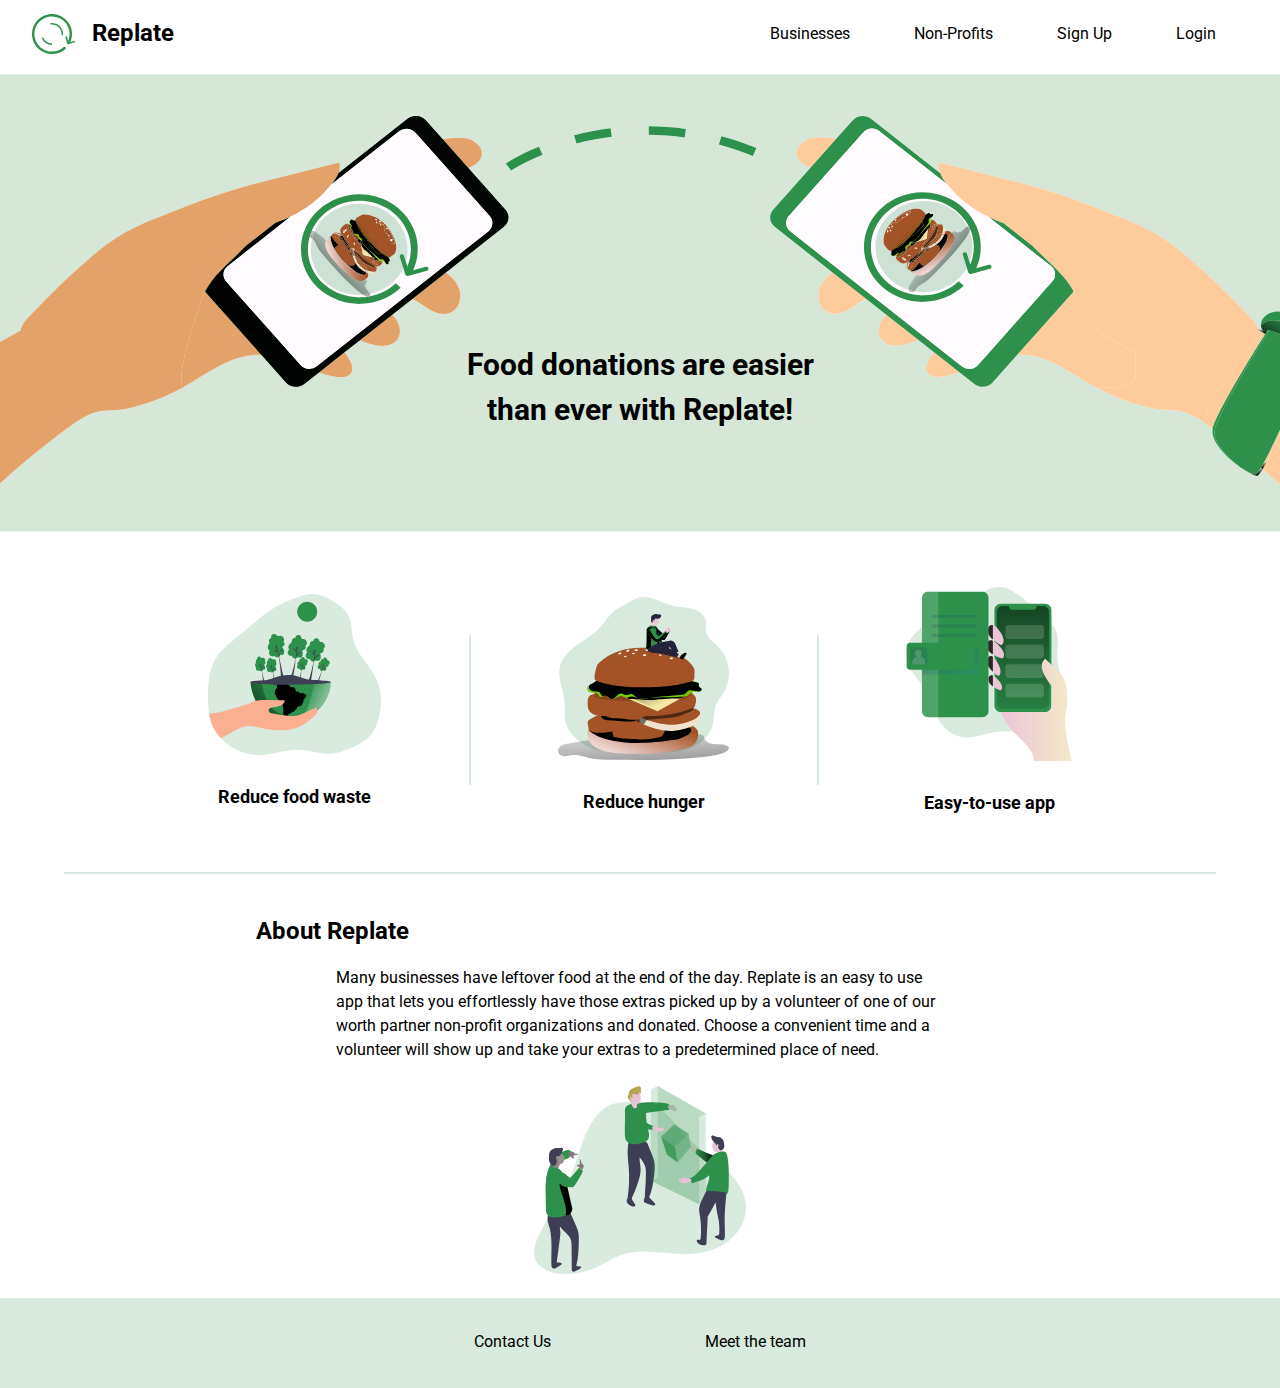
<file: index.html>
<!DOCTYPE html>
<html lang="en">
<head>
    <meta charset="UTF-8">
    <meta name="viewport" content="width=device-width, initial-scale=1.0">
    <meta http-equiv="X-UA-Compatible" content="ie=edge">

    <link rel="stylesheet" href="css/index.css">
    <link href="https://fonts.googleapis.com/css?family=Roboto&display=swap" rel="stylesheet">
    <script src="index.js"></script>
    <title>Replate</title>
</head>
<body>
    <header id="header">
        <!-- <div class="header-wrapper"> -->
            <div>
                <img src="img/replate_logo.svg" alt="Replate Logo">
                <h2>Replate</h2>
            </div>

            <input class="menu-btn" type="checkbox" id="menu-btn" aria-label="menu button checkbox"/>
            <label class="menu-icon" for="menu-btn">
                <span class="navicon"></span>
            </label>
            <nav>
                <a href="for-businesses.html">Businesses</a>
                <a href="for-nonprofits.html">Non-Profits</a>
                <a href="">Sign Up</a>
                <a href="">Login</a>
            </nav>
        <!-- </div> -->
    </header>

    <section class="banner">
        <!-- background image -->
        <h1>Food donations are easier<br>than ever with Replate!</h1>
    </section>

    <section class="content">
        <div class="content-container">
            <div class="wrapper">
                <img src="img/save_the_earth.svg" alt="Save the earth illustration">
                <h3>Reduce food waste</h3>
            </div>
            <div class="border"></div>
            <div class="wrapper">
                <img src="img/burger.svg" alt="Hamburger illustration">
                <h3>Reduce hunger</h3>
            </div>
            <div class="border"></div>
            <div class="wrapper">
                <img src="img/mobile_phone.svg" alt="Mobile phone illustration">
                <h3>Easy-to-use app</h3>
            </div>
        </div>
    </section>

    <section class="about">
        <h2>About Replate</h2>
        <p>
            Many businesses have leftover food at the end of the day. Replate is an easy to use app that lets you effortlessly have those extras picked up by a volunteer of one of our worth partner non-profit organizations and donated. Choose a convenient time and a volunteer will show up and take your extras to a predetermined place of need.
        </p>
        <img src="./img/team_work.svg" alt="Team work illustration">
    </section>

    <footer>
        <nav>
            <a href="mailto:janessa.garrow@gmail.com">Contact Us</a>
            <a href="meet-team.html">Meet the team</a>
        </nav>
    </footer>
</body>
</html>
</file>
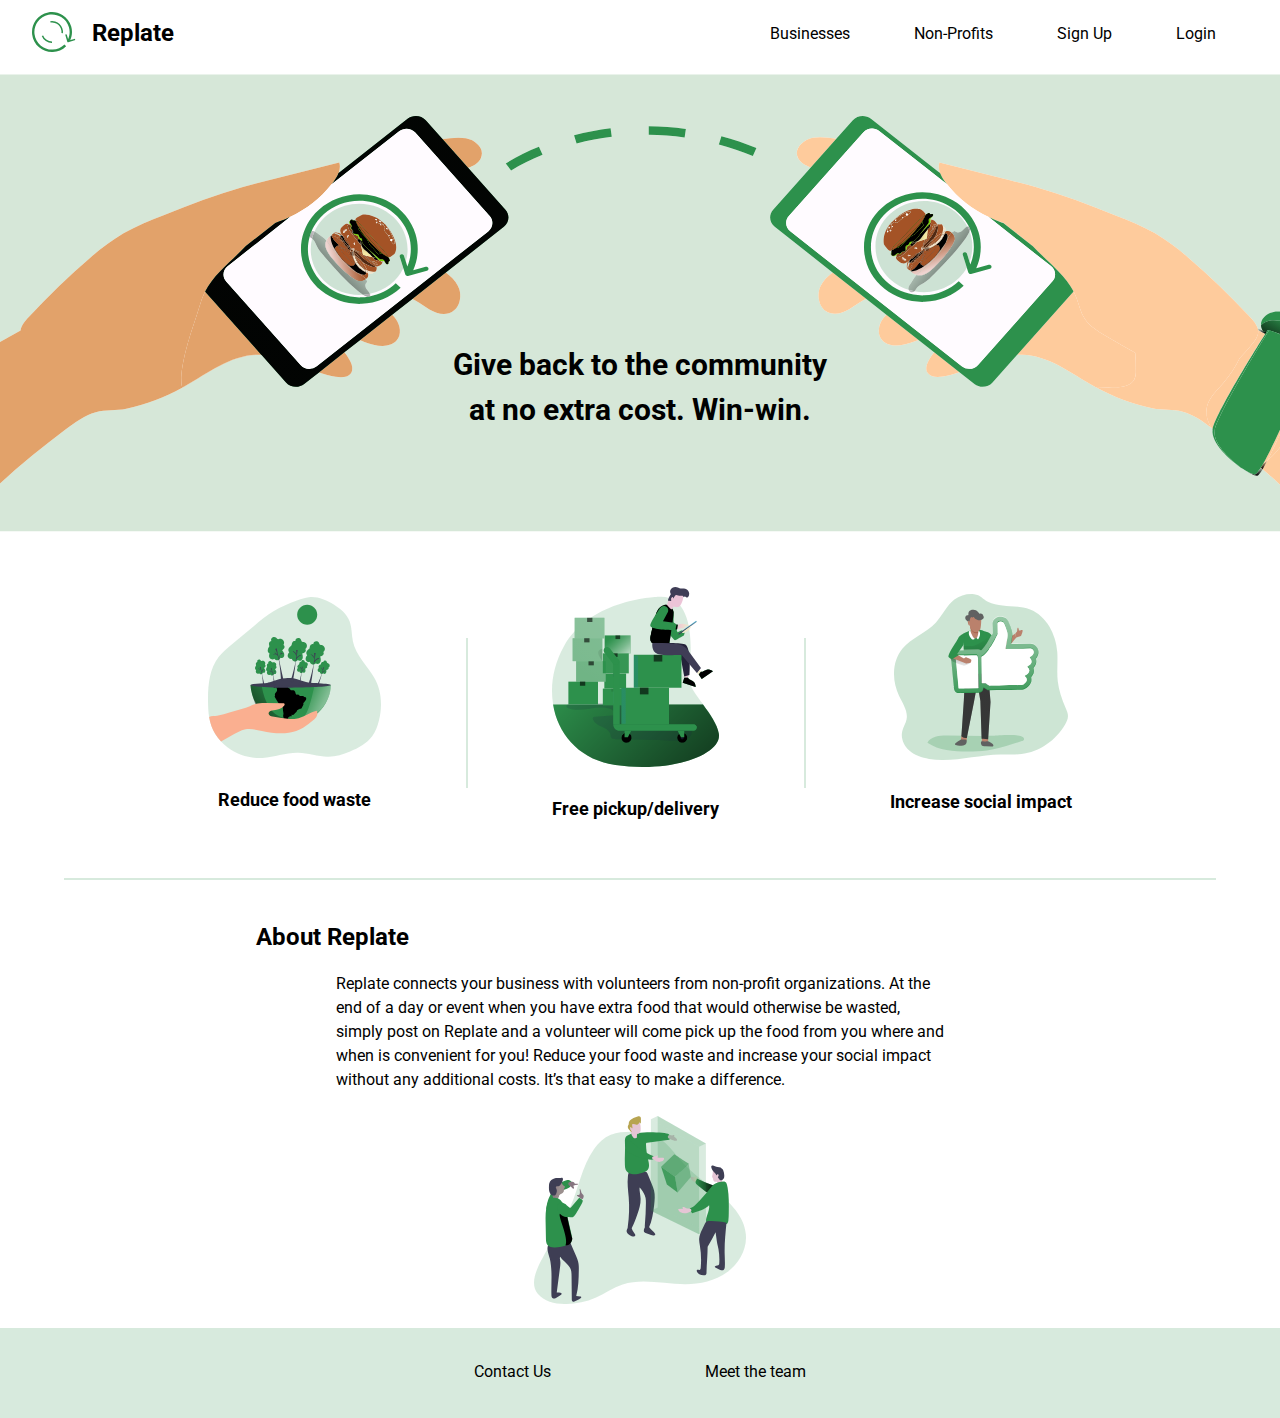
<file: for-businesses.html>
<!DOCTYPE html>
<html lang="en">
<head>
    <meta charset="UTF-8">
    <meta name="viewport" content="width=device-width, initial-scale=1.0">
    <meta http-equiv="X-UA-Compatible" content="ie=edge">

    <link rel="stylesheet" href="./css/index.css">
    <link rel="stylesheet" href="./css/business-nonprofit.css">
    <link href="https://fonts.googleapis.com/css?family=Roboto&display=swap" rel="stylesheet">
    <script src="index.js"></script>
    <title>Replate -- For Businesses</title>
</head>
<body>
    <header id="header">
            <div>
                <a href="index.html"><img src="./img/replate_logo.svg" alt="Replate Logo"></a>
                <a href="index.html"><h2>Replate</h2></a>
            </div>

            <input class="menu-btn" type="checkbox" id="menu-btn" aria-label="menu button checkbox"/>
            <label class="menu-icon" for="menu-btn">
                <span class="navicon"></span>
            </label>
            <nav>
                <a href="for-businesses.html">Businesses</a>
                <a href="for-nonprofits.html">Non-Profits</a>
                <a href="">Sign Up</a>
                <a href="">Login</a>
            </nav>
    </header>

    <section class="banner">
        <!-- background image -->
        <h1>Give back to the community<br>at no extra cost. Win-win. </h1>
    </section>

    <section class="content">
        <div class="content-container">
            <div class="wrapper">
                <img src="./img/save_the_earth.svg" alt="Save the earth illustration">
                <h3>Reduce food waste</h3>
            </div>
            <div class="border"></div>
            <div class="wrapper">
                <img src="./img/delivery_boxes.svg" alt="Delivery boxes illustration">
                <h3>Free pickup/delivery</h3>
            </div>
            <div class="border"></div>
            <div class="wrapper">
                <img src="./img/social_impact.svg" alt="Social impact illustration">
                <h3>Increase social impact</h3>
            </div>
        </div>
    </section>

    <section class="about">
        <h2>About Replate</h2>
        <p>
            Replate connects your business with volunteers from non-profit organizations. At the end of a day or event when you have extra food that would otherwise be wasted, simply post on Replate and a volunteer will come pick up the food from you where and when is convenient for you! Reduce your food waste and increase your social impact without any additional costs. It’s that easy to make a difference.
        </p>
        <img src="./img/team_work.svg" alt="Team work illustration">
    </section>

    <footer>
        <nav>
            <a href="mailto:janessa.garrow@gmail.com">Contact Us</a>
            <a href="meet-team.html">Meet the team</a>
        </nav>
    </footer>
</body>
</html>
</file>
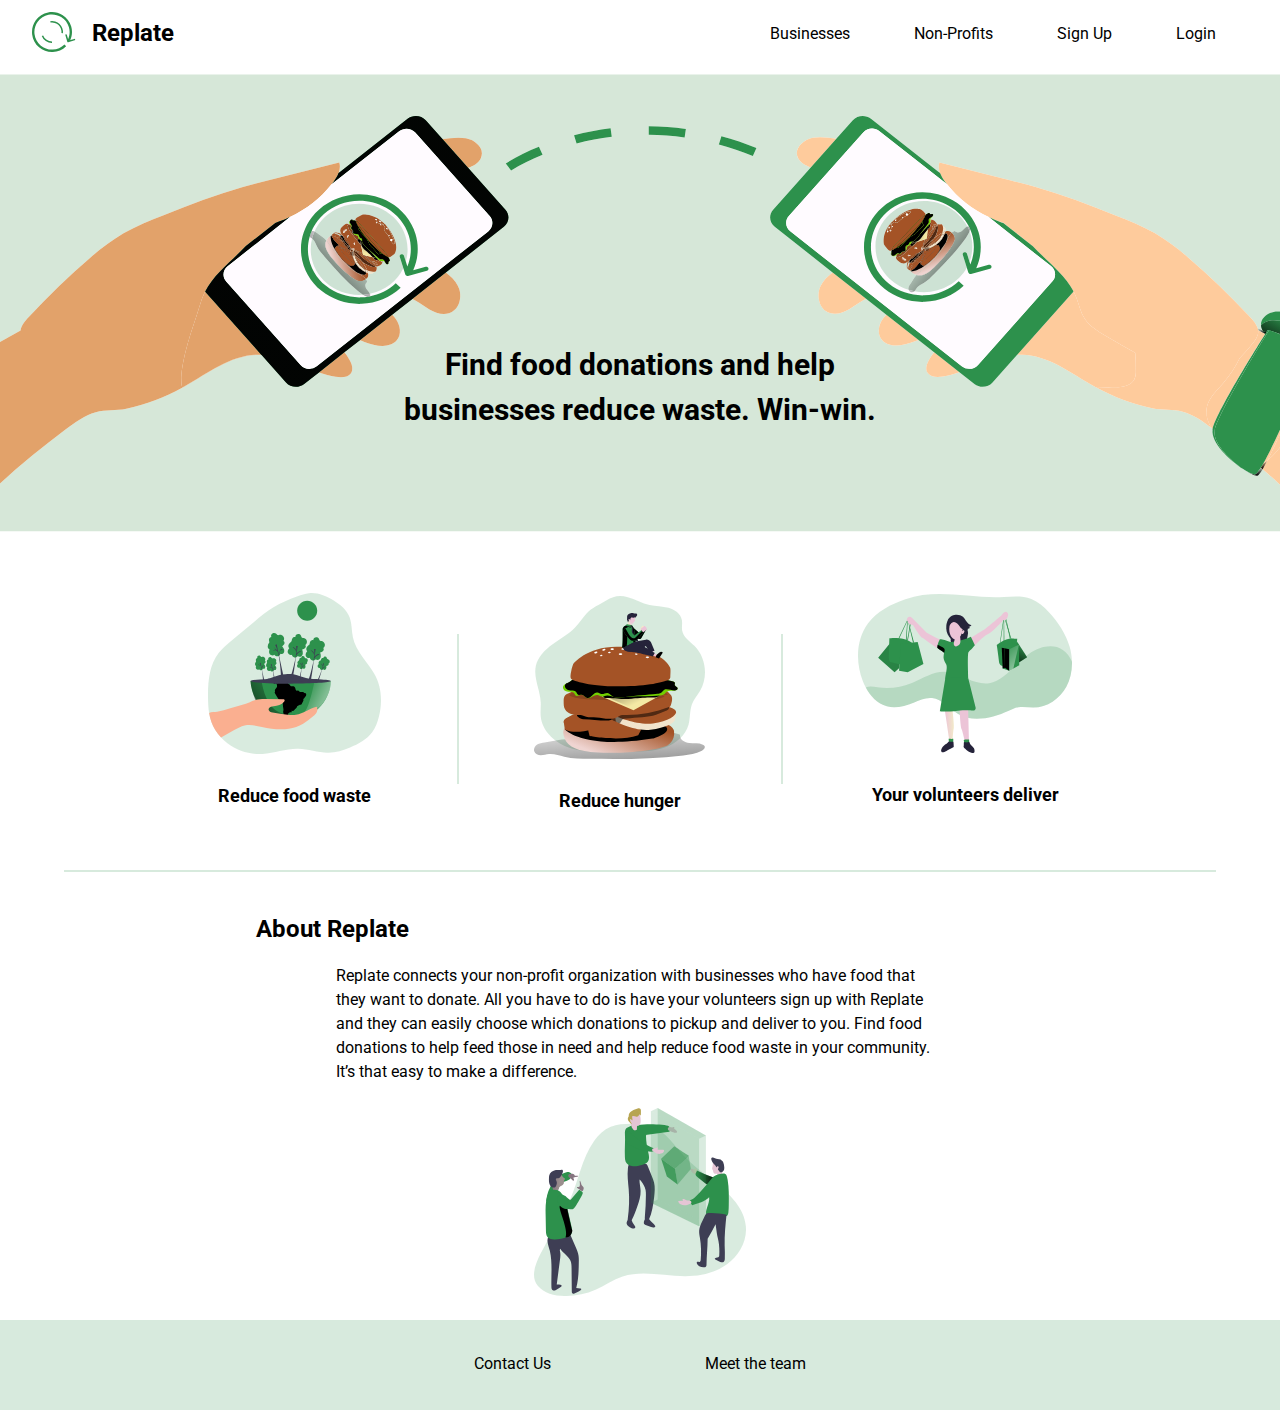
<file: for-nonprofits.html>
<!DOCTYPE html>
<html lang="en">
<head>
    <meta charset="UTF-8">
    <meta name="viewport" content="width=device-width, initial-scale=1.0">
    <meta http-equiv="X-UA-Compatible" content="ie=edge">

    <link rel="stylesheet" href="./css/index.css">
    <link rel="stylesheet" href="./css/business-nonprofit.css">
    <link href="https://fonts.googleapis.com/css?family=Roboto&display=swap" rel="stylesheet">
    <script src="index.js"></script>
    <title>Replate -- For Non-Profits</title>
</head>
<body>
    <header id="header">
            <div>
                <a href="index.html"><img src="./img/replate_logo.svg" alt="Replate Logo"></a>
                <a href="index.html"><h2>Replate</h2></a>
            </div>

            <input class="menu-btn" type="checkbox" id="menu-btn" aria-label="menu button checkbox"/>
            <label class="menu-icon" for="menu-btn">
                <span class="navicon"></span>
            </label>
            <nav>
                <a href="for-businesses.html">Businesses</a>
                <a href="for-nonprofits.html">Non-Profits</a>
                <a href="">Sign Up</a>
                <a href="">Login</a>
            </nav>
    </header>

    <section class="banner">
        <!-- background image -->
        <h1>Find food donations and help<br>businesses reduce waste. Win-win.</h1>
    </section>

    <section class="content">
        <div class="content-container">
            <div class="wrapper">
                <img src="./img/save_the_earth.svg" alt="Save the earth illustration">
                <h3>Reduce food waste</h3>
            </div>
            <div class="border"></div>
            <div class="wrapper">
                <img src="./img/burger.svg" alt="Hamburger illustration">
                <h3>Reduce hunger</h3>
            </div>
            <div class="border"></div>
            <div class="wrapper">
                <img src="./img/delivery.svg" alt="Delivery illustration">
                <h3>Your volunteers deliver</h3>
            </div>
        </div>
    </section>

    <section class="about">
        <h2>About Replate</h2>
        <p>
            Replate connects your non-profit organization with businesses who have food that they want to donate. All you have to do is have your volunteers sign up with Replate and they can easily choose which donations to pickup and deliver to you. Find food donations to help feed those in need and help reduce food waste in your community. It’s that easy to make a difference.
        </p>
        <img src="./img/team_work.svg" alt="Team work illustration">
    </section>

    <footer>
        <nav>
            <a href="mailto:janessa.garrow@gmail.com">Contact Us</a>
            <a href="meet-team.html">Meet the team</a>
        </nav>
    </footer>
</body>
</html>
</file>
<file: css/index.css>
html {
  line-height: 1.15;
  -webkit-text-size-adjust: 100%;
}
body {
  margin: 0;
}
main {
  display: block;
}
h1 {
  font-size: 2em;
  margin: 0.67em 0;
}
hr {
  box-sizing: content-box;
  height: 0;
  overflow: visible;
}
pre {
  font-family: monospace, monospace;
  font-size: 1em;
}
a {
  background-color: transparent;
}
abbr[title] {
  border-bottom: none;
  text-decoration: underline;
  text-decoration: underline dotted;
}
b,
strong {
  font-weight: bolder;
}
code,
kbd,
samp {
  font-family: monospace, monospace;
  font-size: 1em;
}
small {
  font-size: 80%;
}
sub,
sup {
  font-size: 75%;
  line-height: 0;
  position: relative;
  vertical-align: baseline;
}
sub {
  bottom: -0.25em;
}
sup {
  bottom: -0.25em;
}
img {
  border-style: none;
}
button,
input,
optgroup,
select,
textarea {
  font-family: inherit;
  font-size: 100%;
  line-height: 1.15;
  margin: 0;
}
button,
input {
  overflow: visible;
}
button,
select {
  text-transform: none;
}
button,
[type="button"],
[type="reset"],
[type="submit"] {
  -webkit-appearance: button;
}
button::-moz-focus-inner,
[type="button"]::-moz-focus-inner,
[type="reset"]::-moz-focus-inner,
[type="submit"]::-moz-focus-inner {
  border-style: none;
  padding: 0;
}
button:-moz-focusring,
[type="button"]:-moz-focusring,
[type="reset"]:-moz-focusring,
[type="submit"]:-moz-focusring {
  outline: 1px dotted ButtonText;
}
fieldset {
  padding: 0.35em 0.75em 0.625em;
}
legend {
  box-sizing: border-box;
  color: inherit;
  display: table;
  max-width: 100%;
  padding: 0;
  white-space: normal;
}
progress {
  vertical-align: baseline;
}
textarea {
  overflow: auto;
}
[type="checkbox"],
[type="radio"] {
  box-sizing: border-box;
  padding: 0;
}
[type="number"]::-webkit-inner-spin-button,
[type="number"]::-webkit-outer-spin-button {
  height: auto;
}
[type="search"] {
  -webkit-appearance: textfield;
  outline-offset: -2px;
}
[type="search"]::-webkit-search-decoration {
  -webkit-appearance: none;
}
::-webkit-file-upload-button {
  -webkit-appearance: button;
  font: inherit;
}
details {
  display: block;
}
summary {
  display: list-item;
}
template {
  display: none;
}
[hidden] {
  display: none;
}
* {
  box-sizing: border-box;
}
body {
  font-size: 62.5%;
}
body {
  font-family: "Roboto", sans-serif;
}
h1 {
  font-size: 1.875rem;
}
h2 {
  font-size: 1.5rem;
}
h3 {
  font-size: 1.125rem;
}
a,
p {
  font-size: 1rem;
}
.banner {
  background-image: url("../img/desktop_banner.svg");
  background-repeat: no-repeat;
  background-position: center;
  background-size: cover;
  max-width: 100%;
  margin-top: 67.4333px;
  height: 480px;
  display: flex;
  flex-flow: row nowrap;
  justify-content: center;
  align-items: center;
}
.banner h1 {
  text-align: center;
  line-height: 1.5;
  position: relative;
  top: 5rem;
}
@media (max-width: 500px) {
  .banner h1 {
    font-size: 1.5rem;
  }
}
@media (max-width: 375px) {
  .banner h1 {
    font-size: 1.25rem;
  }
}
@media (max-width: 1000px) {
  .banner {
    background-image: url("../img/Grouptablet-banner.svg");
    background-repeat: no-repeat;
    background-position: center;
    width: 100%;
    height: 375px;
  }
}
@media (max-width: 800px) {
  .banner {
    background-image: url("../img/mobile_banner.svg");
    background-repeat: no-repeat;
    background-position: center;
    background-size: cover;
  }
}
.content {
  width: 90%;
  margin: 0 auto;
  padding: 2.5rem 0;
  display: flex;
  flex-flow: row nowrap;
  justify-content: center;
  align-items: center;
  border-bottom: 2px solid rgba(45, 145, 76, 0.19);
}
.content .content-container {
  width: 75%;
  margin: 0 auto;
  display: flex;
  flex-flow: row nowrap;
  justify-content: space-between;
  align-items: center;
}
.content .content-container .wrapper {
  display: flex;
  flex-flow: column nowrap;
  justify-content: center;
  align-items: center;
  position: relative;
}
.content .content-container .wrapper h3 {
  margin-top: 2rem;
}
.content .content-container .border {
  border-right: 2px solid rgba(45, 145, 76, 0.19);
  height: 150px;
}
@media (max-width: 1000px) {
  .content .content-container {
    width: 90%;
  }
}
@media (max-width: 800px) {
  .content .content-container {
    width: 100%;
  }
}
@media (max-width: 700px) {
  .content .content-container {
    display: flex;
    flex-flow: column nowrap;
    justify-content: center;
    align-items: center;
  }
  .content .content-container .border {
    display: none;
  }
  .content .content-container .wrapper {
    width: 50%;
    margin: 1.5rem auto;
  }
  .content .content-container .wrapper img {
    width: 100%;
  }
}
@media (max-width: 500px) {
  .content .content-container .wrapper {
    width: unset;
  }
}
@media (max-width: 800px) {
  .content {
    width: 90%;
  }
}
.about {
  width: 60%;
  margin: 1.5rem auto;
  display: flex;
  flex-flow: column nowrap;
  justify-content: center;
  align-items: center;
}
.about h2 {
  align-self: flex-start;
}
.about p {
  margin: 0 5rem;
  line-height: 1.5;
}
.about img {
  margin-top: 1.5rem;
}
@media (max-width: 1000px) {
  .about {
    width: 70%;
  }
  .about p {
    margin: 0 3.5rem;
  }
}
@media (max-width: 800px) {
  .about {
    width: 80%;
  }
  .about p {
    margin: 0 2.5rem;
  }
}
header > * {
  flex-grow: 1;
}
header {
  display: flex;
  flex-flow: row nowrap;
  justify-content: space-between;
  align-items: center;
  width: 100%;
  margin: 0 auto;
  background: #ffffff;
  position: fixed;
  top: 0;
  z-index: 9999;
  overflow: hidden;
  /* "Hide" checkbox -- moves it off screen*/
  /* Hide hamburger for bigger screens */
}
header div {
  display: flex;
  flex-flow: row nowrap;
  justify-content: flex-start;
  align-items: center;
  padding-left: 2rem;
}
header div img {
  margin-right: 1rem;
}
header nav {
  display: flex;
  flex-flow: row nowrap;
  justify-content: flex-end;
  align-items: center;
  width: 70%;
  padding-right: 2rem;
}
header nav a {
  margin: 0 2rem;
}
header #menu-btn {
  position: absolute;
  top: -100%;
  left: -100%;
}
header .menu-icon {
  visibility: hidden;
}
@media (max-width: 1000px) {
  header {
    width: 100%;
  }
  header nav a {
    margin-right: 0;
  }
}
header a {
  text-decoration: none;
  color: black;
}
@media (max-width: 625px) {
  header {
    width: 100%;
    display: grid;
    grid-template-areas: "title   .      hamburger" "nav     nav     nav";
  }
  header div {
    grid-area: title;
  }
  header .menu-btn {
    display: none;
  }
  header .menu-icon {
    grid-area: hamburger;
    cursor: pointer;
    display: flex;
    justify-content: flex-end;
    align-items: baseline;
    padding: 30px 20px 30px 0;
    position: relative;
    user-select: none;
    visibility: visible;
  }
  header .navicon {
    background-color: black;
    display: block;
    height: 2px;
    width: 18px;
    position: relative;
  }
  header .navicon:before {
    top: 5px;
  }
  header .navicon:after {
    top: -5px;
  }
  header .navicon:before,
  header .navicon:after {
    background: black;
    display: block;
    width: 100%;
    height: 100%;
    content: '';
    position: absolute;
    transition: all 0.2s ease-out;
  }
  header nav {
    grid-area: nav;
    max-width: unset;
    max-height: 0;
    transition: max-height 0.2s ease-out;
    overflow: hidden;
    margin: 0;
    padding: 0;
    background-color: #ffffff;
    display: flex;
    flex-direction: column;
    width: 100vw;
  }
  header nav a {
    padding: 20px 0;
    background-color: #ffffff;
    width: 100%;
    text-align: center;
    margin: 0 auto;
    border-bottom: solid rgba(45, 145, 76, 0.12) 1px;
  }
  header nav a:first-child {
    border-top: solid rgba(45, 145, 76, 0.12) 1px;
  }
  header nav a:last-child {
    border-bottom: none;
  }
  header nav a:hover {
    background-color: rgba(45, 145, 76, 0.19);
  }
  header .menu-btn:checked ~ nav {
    max-height: 240px;
  }
  header .menu-btn:checked ~ .menu-icon .navicon {
    background: transparent;
  }
  header .menu-btn:checked ~ .menu-icon .navicon:before {
    transform: rotate(-45deg);
  }
  header .menu-btn:checked ~ .menu-icon .navicon:after {
    transform: rotate(45deg);
  }
  header .menu-btn:checked ~ .menu-icon .navicon:before,
  header .menu-btn:checked ~ .menu-icon .navicon:after {
    top: 0;
  }
}
.box-shadow {
  box-shadow: rgba(45, 145, 76, 0.19) 0px 0px 6px 2px;
}
footer {
  width: 100%;
  height: 90px;
  margin: 0 auto;
  display: flex;
  flex-flow: row nowrap;
  justify-content: center;
  align-items: center;
  background-color: rgba(45, 145, 76, 0.19);
}
footer nav {
  display: flex;
  flex-flow: row nowrap;
  justify-content: space-evenly;
  align-items: center;
  width: 50%;
}
@media (max-width: 500px) {
  footer nav {
    width: 70%;
  }
}
footer a {
  text-decoration: none;
  color: black;
}
</file>
<file: css/business-nonprofit.css>
header .header-wrapper nav {
  justify-content: center;
}
</file>
